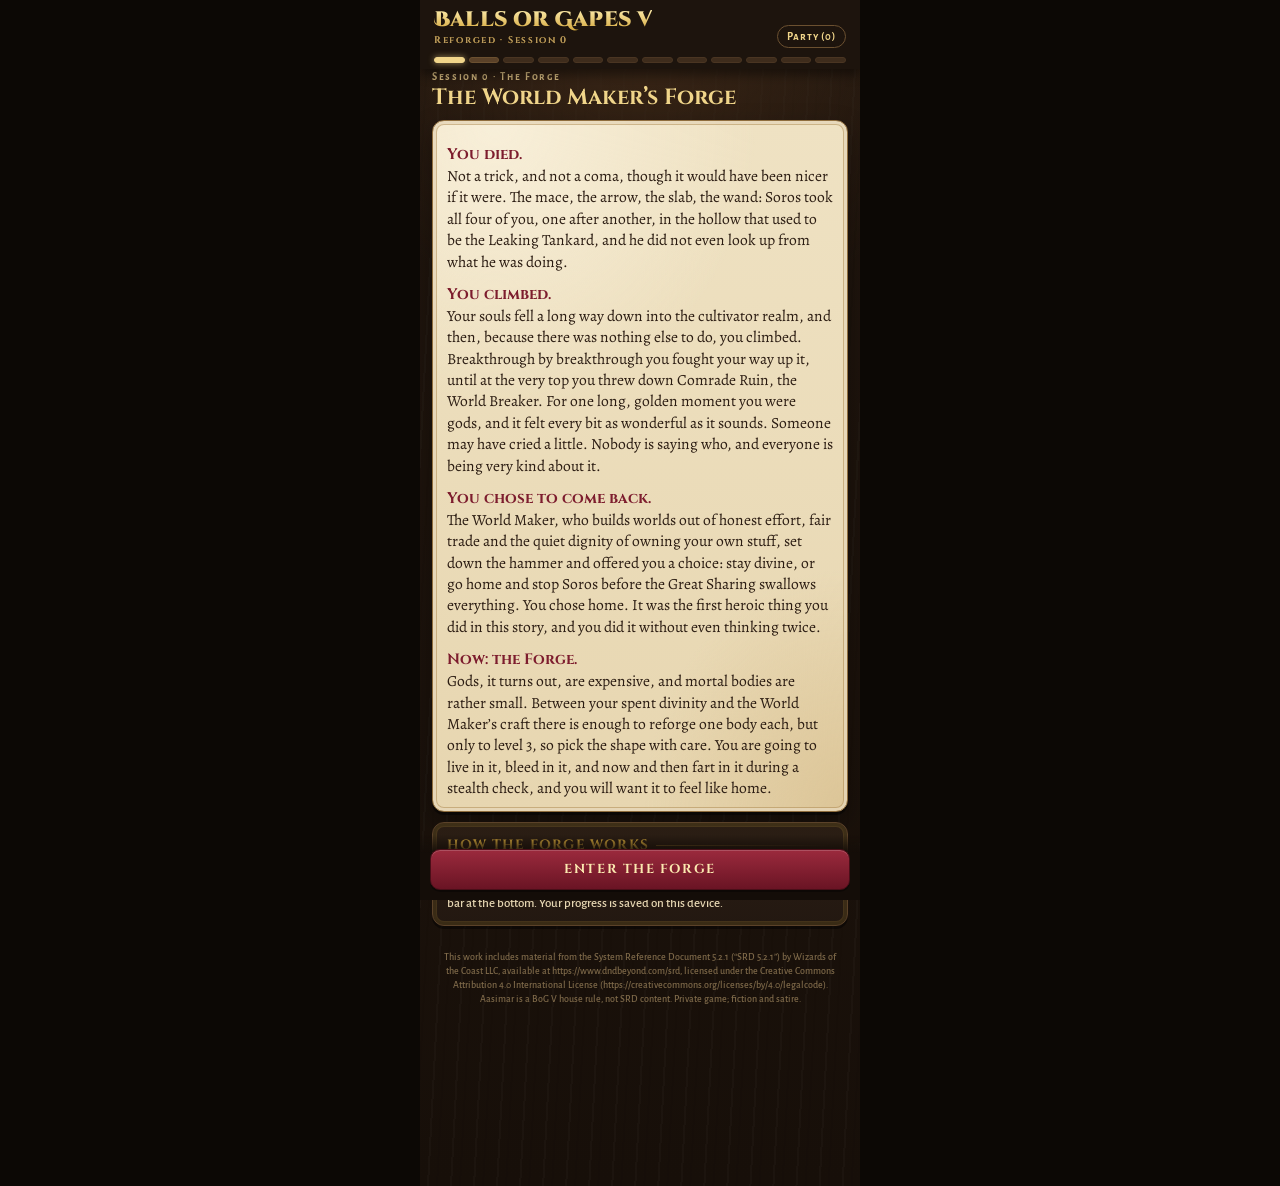
<file: index.html>
<!doctype html>
<html lang="en">
<head>
<meta charset="utf-8">
<meta name="viewport" content="width=device-width,initial-scale=1">
<meta http-equiv="refresh" content="0; url=app/index.html">
<title>BoG V</title>
<link rel="canonical" href="app/index.html">
<script>location.replace('app/index.html' + location.search + location.hash);</script>
</head>
<body>
<p><a href="app/index.html">Open BoG V</a></p>
</body>
</html>
</file>
<file: app/app.css>
/* BoG V app styles. Tavern Ledger tokens and components copied from phase0/mockups/style.css (locked look),
   plus builder-only pieces (chips, swatches, dock, drawer). Fonts are bundled (SIL OFL 1.1, see fonts/LICENSE.md). */
@font-face{font-family:"Alegreya";src:url(fonts/Alegreya-VariableFont_wght.ttf) format("truetype");font-weight:400 900;font-display:swap}
@font-face{font-family:"Alegreya";src:url(fonts/Alegreya-Italic-VariableFont_wght.ttf) format("truetype");font-weight:400 900;font-style:italic;font-display:swap}
@font-face{font-family:"Alegreya Sans";src:url(fonts/AlegreyaSans-Regular.ttf) format("truetype");font-weight:400;font-display:swap}
@font-face{font-family:"Alegreya Sans";src:url(fonts/AlegreyaSans-Medium.ttf) format("truetype");font-weight:500 600;font-display:swap}
@font-face{font-family:"Alegreya Sans";src:url(fonts/AlegreyaSans-Bold.ttf) format("truetype");font-weight:700 900;font-display:swap}
@font-face{font-family:"Alegreya Sans SC";src:url(fonts/AlegreyaSansSC-Medium.ttf) format("truetype");font-weight:400 600;font-display:swap}
@font-face{font-family:"Alegreya Sans SC";src:url(fonts/AlegreyaSansSC-Bold.ttf) format("truetype");font-weight:700 900;font-display:swap}
@font-face{font-family:"Cinzel";src:url(fonts/Cinzel-VariableFont_wght.ttf) format("truetype");font-weight:400 900;font-display:swap}
@font-face{font-family:"Cinzel Decorative";src:url(fonts/CinzelDecorative-Bold.ttf) format("truetype");font-weight:700;font-display:swap}
@font-face{font-family:"Cinzel Decorative";src:url(fonts/CinzelDecorative-Black.ttf) format("truetype");font-weight:900;font-display:swap}
:root{
  --oak:#1d140d; --oak2:#2a1d13; --gold:#d4a73c; --gold2:#f0d58a; --wine:#7d1d2e; --wine2:#9b2a3d;
  --ink:#2b1c12; --ink2:#5b4430; --parch:#efe2c3; --parch2:#e4d0a6; --line:#b08c54;
  --green:#3d7a3a; --red:#a3262f; --blue:#2c6a8a; --teal:#2f7f7a; --magic:#5a3f8f;
}
*{box-sizing:border-box}
html{background:#0c0805;margin:0}
body{margin:0;width:390px;font-family:"Alegreya",Georgia,serif;color:var(--parch);font-size:15.5px;line-height:1.38;
  background:
   radial-gradient(120% 50% at 50% 0%, #3a2616 0%, transparent 60%),
   repeating-linear-gradient(93deg, rgba(255,255,255,.018) 0 2px, transparent 2px 9px, rgba(0,0,0,.05) 9px 11px, transparent 11px 23px),
   linear-gradient(#21160e,#170f09);
  padding-bottom:0}
.strip{background:repeating-linear-gradient(135deg,#6a1424 0 10px,#7d1d2e 10px 20px);color:#f6e7c4;font:600 10.5px/22px "Alegreya Sans SC",sans-serif;letter-spacing:.14em;text-align:center}
header{padding:12px 14px 8px}
.brand{display:flex;align-items:flex-end;justify-content:space-between}
.logo{font:900 21px/1 "Cinzel Decorative",serif;letter-spacing:.01em;background:linear-gradient(180deg,#fbe9a8,#d4a73c 55%,#9a6f1e);-webkit-background-clip:text;color:transparent;text-shadow:0 1px 0 rgba(0,0,0,.001)}
.logo small{display:block;font:600 10px/1.2 "Cinzel",serif;letter-spacing:.32em;color:#b89b62;-webkit-text-fill-color:#b89b62;margin-top:4px}
.night{text-align:right;font:600 11px/1.3 "Alegreya Sans SC",sans-serif;letter-spacing:.06em;color:#cdb27a}
.night b{display:block;font:700 13px "Cinzel",serif;color:var(--gold2);letter-spacing:.04em}
.party{display:flex;gap:6px;margin-top:11px}
.pc{flex:1;display:flex;align-items:center;gap:6px;background:rgba(0,0,0,.28);border:1px solid #4a3522;border-radius:20px;padding:3px 7px 3px 3px;min-width:0}
.pc.me{border-color:var(--gold);box-shadow:0 0 0 1px rgba(212,167,60,.25)}
.av{width:30px;height:30px;border-radius:50%;border:2px solid var(--gold);background:#3a2a1a center/cover;flex:none}
.pc .nm{font:600 11px/1.1 "Alegreya Sans",sans-serif;color:#efe0bb;white-space:nowrap;overflow:hidden;text-overflow:ellipsis}
.hp{height:4px;border-radius:2px;background:#3b0f15;margin-top:3px;overflow:hidden}
.hp i{display:block;height:100%;background:linear-gradient(90deg,#c43b3b,#e35d4f)}
.pc .st{font:600 9.5px "Alegreya Sans",sans-serif;color:#b89b62;margin-top:2px}
.supplies{display:flex;gap:10px;justify-content:center;margin:9px 0 2px;font:600 11px "Alegreya Sans SC",sans-serif;letter-spacing:.05em;color:#cdb27a}
.supplies span b{color:var(--gold2)}
main{padding:4px 12px 14px}
.card{position:relative;color:var(--ink);border-radius:12px;padding:14px 14px 13px;margin:10px 0;
  background:radial-gradient(90% 60% at 15% 0%,#f8efd9 0%,transparent 70%),radial-gradient(70% 50% at 100% 100%,#dcc597 0%,transparent 70%),linear-gradient(#efe2c3,#e7d6b0);
  border:1px solid #8f6d3d;box-shadow:0 3px 0 rgba(0,0,0,.45),0 10px 24px rgba(0,0,0,.35),inset 0 0 0 3px rgba(255,248,230,.55),inset 0 0 0 4px rgba(176,140,84,.55)}
.card.dark{background:linear-gradient(#2b1e14,#231811);color:var(--parch);border-color:#5b4229;box-shadow:0 3px 0 rgba(0,0,0,.45),inset 0 0 0 3px rgba(0,0,0,.15),inset 0 0 0 4px rgba(212,167,60,.18)}
h1,h2,h3{margin:0}
h2{font:700 13.5px/1.2 "Cinzel",serif;letter-spacing:.09em;color:var(--wine);text-transform:uppercase;display:flex;align-items:center;gap:7px}
.card.dark h2{color:var(--gold)}
h2:after{content:"";flex:1;height:1px;background:linear-gradient(90deg,rgba(125,29,46,.45),transparent)}
.card.dark h2:after{background:linear-gradient(90deg,rgba(212,167,60,.4),transparent)}
.title{font:700 21px/1.15 "Cinzel",serif;color:var(--ink);margin:2px 0 6px}
.eyebrow{font:700 10.5px "Alegreya Sans SC",sans-serif;letter-spacing:.16em;color:var(--wine)}
.prose{font-size:16px;line-height:1.45;margin:8px 0 0}
.prose:first-letter{font:700 34px/0.9 "Cinzel Decorative",serif;float:left;color:var(--wine);margin:4px 6px 0 0}
.quote{font-style:italic;border-left:3px solid var(--wine);padding:2px 0 2px 10px;margin:9px 0 2px;color:#4b2a1b}
.meta{font:500 12px/1.3 "Alegreya Sans",sans-serif;color:var(--ink2)}
.sc{font-family:"Alegreya Sans SC",sans-serif;letter-spacing:.05em}
.tag{display:inline-flex;align-items:center;gap:3px;font:700 10.5px/1 "Alegreya Sans SC",sans-serif;letter-spacing:.06em;padding:3px 6px 4px;border-radius:5px;background:#e0cc9f;color:#5b4430;border:1px solid #c4a56c;white-space:nowrap}
.tag.w{background:#f3dad6;color:#7d1d2e;border-color:#d9a4a0}
.tag.g{background:#dbe8cf;color:#2f5d2c;border-color:#a9c597}
.tag.b{background:#d7e5ec;color:#21536d;border-color:#a3c2d2}
.tag.m{background:#e4dcf1;color:#4a327a;border-color:#bfb0dc}
.tag.k{background:#2b1c12;color:#f0d58a;border-color:#2b1c12}
.move{display:flex;gap:10px;align-items:flex-start;background:#faf3e1;border:1px solid #c3a46d;border-radius:10px;padding:10px 11px;margin:8px 0;box-shadow:0 1px 0 rgba(0,0,0,.12)}
.move .ic{flex:none;width:30px;height:30px;border-radius:50%;background:#2b1c12;display:grid;place-items:center}
.move .ic svg{width:17px;height:17px;fill:var(--gold2)}
.move .t{font:700 15.5px/1.2 "Alegreya",serif;color:var(--ink)}
.move .d{margin-top:4px;display:flex;flex-wrap:wrap;gap:4px}
.move.sel{border:2px solid var(--wine);background:#fff6ea;box-shadow:0 0 0 3px rgba(125,29,46,.12)}
.move.sel .ic{background:var(--wine)}
.check{margin-left:auto;flex:none;width:22px;height:22px;border-radius:50%;border:2px solid #c3a46d}
.move.sel .check{background:var(--wine);border-color:var(--wine);display:grid;place-items:center}
.move.sel .check:after{content:"";width:8px;height:4px;border:2.5px solid #fff;border-top:0;border-right:0;transform:rotate(-45deg) translate(1px,-1px)}
textarea,.input{width:100%;font:15px/1.35 "Alegreya",serif;color:var(--ink);background:#fffaf0;border:1px solid #b99a62;border-radius:9px;padding:9px 10px;resize:none}
.ph{color:#9a8566;font-style:italic}
.btn{display:block;text-align:center;font:700 13px/1 "Cinzel",serif;letter-spacing:.12em;color:#fbe9b0;padding:13px 12px;border-radius:10px;background:linear-gradient(#9b2a3d,#6a1424);border:1px solid #4a0e18;box-shadow:inset 0 1px 0 rgba(255,255,255,.18),0 2px 0 rgba(0,0,0,.35);text-transform:uppercase}
.btn.ghost{background:transparent;color:var(--wine);border:1.5px solid var(--wine);box-shadow:none}
.btn.gold{background:linear-gradient(#e6c060,#b8862a);color:#2b1c12;border-color:#8a6216}
.btn.sm{display:inline-block;padding:8px 11px;font-size:11px}
.row{display:flex;gap:8px;align-items:center}
.sp{flex:1}
.seg{display:flex;background:#e2cfa5;border-radius:9px;padding:3px;gap:3px;border:1px solid #c4a56c}
.seg span{flex:1;text-align:center;font:700 12px/1 "Alegreya Sans SC",sans-serif;letter-spacing:.05em;padding:7px 4px;border-radius:7px;color:#6b5338}
.seg span.on{background:#2b1c12;color:var(--gold2)}
.lockline{display:flex;gap:6px;flex-wrap:wrap;margin-top:8px}
.lk{display:flex;align-items:center;gap:5px;font:600 12px "Alegreya Sans",sans-serif;color:#e8d8b4;background:rgba(0,0,0,.25);border:1px solid #4a3522;border-radius:14px;padding:3px 9px 3px 3px}
.lk .av{width:20px;height:20px;border-width:1.5px}
.lk.ok{border-color:#5d8a4a}.lk.ok b{color:#9fd08a}
.lk.wait b{color:#d9b566}
.timer{font:700 24px/1 "Cinzel",serif;color:var(--gold2);letter-spacing:.04em}
nav{position:relative;display:flex;justify-content:space-around;background:linear-gradient(#2a1c12,#140d08);border-top:1px solid #5b4229;padding:7px 4px 16px;margin-top:6px}
nav a{display:flex;flex-direction:column;align-items:center;gap:3px;font:700 10px "Alegreya Sans SC",sans-serif;letter-spacing:.07em;color:#a88f62;text-decoration:none;width:60px}
nav a svg{width:22px;height:22px;fill:#a88f62}
nav a.on{color:var(--gold2)} nav a.on svg{fill:var(--gold2)}
nav a.on:before{content:"";position:absolute;top:-1px;width:44px;height:2px;background:var(--gold)}
.foot{font:500 10px/1.4 "Alegreya Sans",sans-serif;color:#7f6a4a;text-align:center;padding:0 18px 14px}
.dice{display:flex;align-items:center;gap:10px}
.d20{width:54px;height:58px;flex:none;position:relative}
.d20 svg{width:100%;height:100%}
.d20 b{position:absolute;inset:0;display:grid;place-items:center;font:700 19px "Cinzel",serif;color:#fff;padding-top:3px}
.d20.dim{opacity:.38;transform:scale(.78);margin-left:-14px}
.mods{display:flex;flex-wrap:wrap;gap:4px}
.mod{font:600 12px/1 "Alegreya Sans",sans-serif;background:#fffaf0;border:1px solid #c9ad78;border-radius:6px;padding:4px 6px;color:#4a3524;white-space:nowrap}
.mod b{color:var(--ink)}
.total{margin-left:auto;text-align:right;flex:none}
.total .n{font:700 28px/1 "Cinzel",serif;color:var(--ink)}
.total .vs{font:600 11px "Alegreya Sans SC",sans-serif;color:var(--ink2);letter-spacing:.05em}
.res{display:flex;align-items:center;gap:6px;margin-top:8px;padding-top:8px;border-top:1px dashed #c4a56c;font:700 13px "Alegreya Sans SC",sans-serif;letter-spacing:.06em}
.res.ok{color:#2f6a2c}.res.no{color:#a3262f}.res.na{color:#6b5338}
.who{display:flex;align-items:center;gap:8px;margin-bottom:9px}
.who .av{width:34px;height:34px}
.who .n{font:700 15px/1.1 "Cinzel",serif;color:var(--ink)}
.called{background:#2b1c12;color:#f0d58a;border-radius:8px;padding:7px 9px;font:600 12px/1.35 "Alegreya Sans",sans-serif;margin:6px 0 10px}
.called b{color:#fff}
.stat6{display:grid;grid-template-columns:repeat(6,1fr);gap:5px}
.ab{background:#fffaf0;border:1px solid #c4a56c;border-radius:9px;text-align:center;padding:5px 0 6px}
.ab .k{font:700 10px "Alegreya Sans SC",sans-serif;letter-spacing:.1em;color:var(--wine)}
.ab .m{font:700 20px/1.05 "Cinzel",serif;color:var(--ink)}
.ab .s{font:600 11px "Alegreya Sans",sans-serif;color:var(--ink2)}
.ab.p{border-color:var(--wine);box-shadow:inset 0 0 0 1px var(--wine)}
.big3{display:grid;grid-template-columns:repeat(4,1fr);gap:6px;margin-top:10px}
.big3 div{background:#2b1c12;color:#f3e6c8;border-radius:9px;text-align:center;padding:6px 0 7px}
.big3 .k{font:700 9.5px "Alegreya Sans SC",sans-serif;letter-spacing:.1em;color:#cdb27a}
.big3 .v{font:700 20px/1.05 "Cinzel",serif;color:var(--gold2)}
.big3 .s{font:500 10px "Alegreya Sans",sans-serif;color:#b89b62}
.list{margin:6px 0 0;padding:0;list-style:none}
.list li{display:flex;align-items:center;gap:8px;padding:7px 0;border-bottom:1px dotted #c4a56c;font-size:14.5px}
.list li:last-child{border-bottom:0}
.list .r{margin-left:auto;font:700 13px "Alegreya Sans",sans-serif;color:var(--ink);white-space:nowrap}
.pip{display:inline-block;width:13px;height:13px;border-radius:50%;border:2px solid var(--magic);margin-right:3px;vertical-align:-2px}
.pip.f{background:var(--magic)}
.pip.r{border-color:var(--wine)}.pip.r.f{background:var(--wine)}
.xpbar{height:10px;border-radius:5px;background:#d6c194;border:1px solid #b08c54;overflow:hidden;margin:5px 0 3px}
.xpbar i{display:block;height:100%;background:linear-gradient(90deg,#b8862a,#f0d58a);box-shadow:inset 0 -2px 0 rgba(0,0,0,.15)}
.two{display:grid;grid-template-columns:1fr 1fr;gap:8px}
.note{font:500 11.5px/1.35 "Alegreya Sans",sans-serif;color:var(--ink2);margin-top:6px}
.warn{color:#a3262f}
.sample{position:absolute;top:-8px;right:10px;font:700 9px/1 "Alegreya Sans SC",sans-serif;letter-spacing:.14em;background:#2b1c12;color:#f0d58a;padding:4px 6px;border-radius:4px;border:1px solid var(--gold)}
/* v2 header fixes */
.logo small{letter-spacing:.18em;font-size:9.5px}
.night{max-width:150px}
.pc{flex-direction:column;align-items:stretch;gap:3px;border-radius:12px;padding:5px 6px 5px;text-align:center}
.pc .av{width:32px;height:32px;margin:0 auto}
.pc .nm{font-size:11.5px}
.pc .row2{display:flex;align-items:center;gap:4px}
.pc .row2 .hp{flex:1;margin:0}
.pc .st{margin:0;font-size:9.5px}
.logo{white-space:nowrap}
.night{max-width:132px;font-size:10.5px}
.item>div[style*="flex:1"]{min-width:0}
.item .tags .tag{white-space:normal;line-height:1.15}

/* ---------- app (Phase 2) ---------- */
body{width:auto;max-width:440px;margin:0 auto;min-height:100vh;-webkit-tap-highlight-color:transparent}
button{font:inherit;color:inherit;background:none;border:0;padding:0;cursor:pointer}
.btn{width:100%;cursor:pointer}
.btn[disabled]{opacity:.42;filter:saturate(.4);cursor:not-allowed}
.btn.row-btn{display:flex;justify-content:center}
header.top{padding:10px 14px 6px;position:sticky;top:0;z-index:5;background:linear-gradient(#21160e 70%,rgba(33,22,14,0))}
.prog{display:flex;gap:4px;margin-top:9px}
.prog button{flex:1;height:6px;border-radius:3px;background:#3e2c1c;border:1px solid #4a3522}
.prog button.done{background:#8e6a1e;border-color:#8e6a1e}
.prog button.on{background:var(--gold2);border-color:var(--gold2);box-shadow:0 0 6px rgba(240,213,138,.6)}
.prog button[disabled]{cursor:default}
.toplink{font:700 11px "Alegreya Sans SC",sans-serif;letter-spacing:.08em;color:var(--gold2);border:1px solid #6b5030;border-radius:14px;padding:4px 9px}
main{padding:2px 12px 150px}
.say{font-style:italic;color:#e9d9b3;font-size:15px;line-height:1.42;margin:6px 2px 4px;padding-left:10px;border-left:3px solid var(--gold)}
.stephead .eyebrow{color:#cdb27a}
.stephead .title{color:var(--gold2);font-size:22px;margin:2px 0 2px}
.count{margin-left:auto;font:700 11px "Alegreya Sans SC",sans-serif;letter-spacing:.06em;color:var(--ink2);white-space:nowrap}
.count.ok{color:#2f6a2c}
.chips{display:flex;flex-wrap:wrap;gap:6px;margin-top:9px}
.chip{font:600 13.5px/1.1 "Alegreya Sans",sans-serif;color:#4a3524;background:#fffaf0;border:1px solid #c4a56c;border-radius:16px;padding:7px 11px;min-height:34px}
.chip.on{background:#2b1c12;color:var(--gold2);border-color:#2b1c12}
.chip.full{opacity:.45}
.chip.lock{background:#e0cc9f;color:#5b4430;border-style:dashed}
.opts .move{cursor:pointer;width:100%;text-align:left}
.opts .move .t small{font:500 12px "Alegreya Sans",sans-serif;color:var(--ink2);display:block;margin-top:2px}
.opts .move.full{opacity:.5}
.move .t{flex:1;min-width:0}
.pickcard{cursor:pointer;display:block;width:100%;text-align:left}
.pickcard.sel{border:2px solid var(--wine);box-shadow:0 0 0 3px rgba(212,167,60,.35),0 10px 24px rgba(0,0,0,.35)}
.pickcard .nm{font:700 17px/1.15 "Cinzel",serif;color:var(--ink)}
.pickcard .d{display:flex;flex-wrap:wrap;gap:4px;margin-top:6px}
.pickgrid{display:grid;grid-template-columns:1fr 1fr;gap:8px;margin:10px 0}
.pickgrid .card{margin:0;padding:11px 11px 10px}
.pickgrid .nm{font-size:15px}
.pickgrid .meta{font-size:11.5px}
.needs{font:600 12px/1.35 "Alegreya Sans",sans-serif;color:#f3c9b8;margin:8px 4px 0}
.needs b{color:#ffdfa8}
.abrow{display:grid;grid-template-columns:44px 1fr 40px 46px;align-items:center;gap:6px;padding:7px 0;border-bottom:1px dotted #c4a56c}
.abrow:last-child{border-bottom:0}
.abrow .k{font:700 12px "Alegreya Sans SC",sans-serif;letter-spacing:.1em;color:var(--wine)}
.abrow .vals{display:flex;gap:4px;flex-wrap:wrap}
.abrow .vals .chip{min-height:30px;padding:5px 8px;font-size:13px}
.abrow .bn{font:600 12px "Alegreya Sans",sans-serif;color:#2f6a2c;text-align:center}
.abrow .fin{text-align:right;font:700 18px/1 "Cinzel",serif;color:var(--ink)}
.abrow .fin small{display:block;font:600 11px "Alegreya Sans",sans-serif;color:var(--ink2)}
.stepper{display:flex;align-items:center;gap:8px}
.stepper button{width:34px;height:34px;border-radius:50%;background:#2b1c12;color:var(--gold2);font:700 18px/1 "Cinzel",serif}
.stepper button[disabled]{opacity:.3}
.stepper b{font:700 18px "Cinzel",serif;color:var(--ink);min-width:24px;text-align:center}
.stepper .c{font:500 11px "Alegreya Sans",sans-serif;color:var(--ink2)}
.budget{font:700 15px "Cinzel",serif;color:var(--wine)}
.dock{position:fixed;left:50%;transform:translateX(-50%);bottom:0;width:100%;max-width:440px;z-index:8;background:linear-gradient(rgba(20,13,8,0),#140d08 18px);padding:14px 10px 10px}
.pv{display:flex;align-items:center;gap:8px;background:#2b1e14;border:1px solid #5b4229;border-radius:11px;padding:6px 8px;margin-bottom:8px;width:100%;text-align:left}
.pv .av{width:36px;height:36px}
.pv .nums{display:flex;gap:9px;flex:1;min-width:0}
.pv .nums div{text-align:center}
.pv .nums .k{font:700 9px "Alegreya Sans SC",sans-serif;letter-spacing:.08em;color:#b89b62}
.pv .nums .v{font:700 15px/1.05 "Cinzel",serif;color:var(--gold2)}
.pv .open{font:700 10.5px "Alegreya Sans SC",sans-serif;letter-spacing:.06em;color:var(--gold2);border-left:1px solid #5b4229;padding-left:8px;white-space:nowrap}
.dock .row .btn{padding:13px 8px}
.drawer{position:fixed;inset:0;z-index:20;background:rgba(8,5,3,.72);display:flex;justify-content:center;overflow-y:auto}
.drawer .in{width:100%;max-width:440px;padding:10px 12px 30px;background:linear-gradient(#21160e,#170f09);min-height:100%}
.drawer .bar{display:flex;align-items:center;gap:8px;position:sticky;top:0;background:#21160e;padding:6px 0 6px;z-index:2}
.drawer .bar .t{font:700 15px "Cinzel",serif;color:var(--gold2);flex:1}
.prov{font:600 11px/1.3 "Alegreya Sans",sans-serif;color:#f0d58a;background:rgba(125,29,46,.55);border:1px solid #9b2a3d;border-radius:8px;padding:5px 8px;margin:4px 0}
.portrait{width:100%;aspect-ratio:1;border-radius:12px;border:2px solid var(--gold);display:block;background:#2b1c12;box-shadow:0 6px 20px rgba(0,0,0,.45)}
.sheet-top{display:flex;gap:12px;align-items:flex-start}
.sheet-top .av{width:86px;height:86px;border-radius:12px}
.swatches{display:flex;flex-wrap:wrap;gap:7px;margin-top:8px}
.sw{width:34px;height:34px;border-radius:50%;border:2px solid #c4a56c;box-shadow:inset 0 0 0 2px rgba(255,255,255,.35)}
.sw.on{border-color:var(--wine);box-shadow:0 0 0 3px rgba(125,29,46,.35),inset 0 0 0 2px #fff}
.lbl{font:700 11px "Alegreya Sans SC",sans-serif;letter-spacing:.1em;color:var(--wine);margin-top:12px}
.shop li{gap:6px}
.shop .stepper button{width:28px;height:28px;font-size:15px}
.gaps{display:grid;grid-template-columns:1fr 1fr;gap:6px;margin-top:9px}
.gap{border-radius:9px;padding:7px 9px;background:#fffaf0;border:1px solid #c4a56c}
.gap .k{font:700 11px "Alegreya Sans SC",sans-serif;letter-spacing:.08em;color:#2f6a2c}
.gap.miss{background:#f3dad6;border-color:#d9a4a0}
.gap.miss .k{color:var(--wine)}
.gap .w{font:500 12px "Alegreya Sans",sans-serif;color:var(--ink2);margin-top:2px}
.intro p{margin:9px 0 0}
.intro b.k{font:700 15px "Cinzel",serif;color:var(--wine);display:block;margin-top:12px}
.intro p:first-of-type b.k{margin-top:0}
.rosterhero{display:flex;gap:11px;align-items:center;cursor:pointer;width:100%;text-align:left}
.rosterhero .av{width:62px;height:62px;border-radius:10px}
.sheetfeat .sp{font:500 12px "Alegreya Sans",sans-serif;color:var(--ink2)}
.wake{background:linear-gradient(#3a2616,#21160e);border:1px solid var(--gold);color:#f3e6c8}
.wake .prose:first-letter{color:var(--gold)}
.foot a{color:#a88f62}
.tiny{font:500 11px/1.3 "Alegreya Sans",sans-serif;color:var(--ink2)}
.card.dark .tiny{color:#b89b62}
.prog button.can{background:#5a4128;border-color:#6b5030}
/* layout fixes from the 390px run */
html,body{overflow-x:hidden}
.pickgrid{grid-template-columns:repeat(2,minmax(0,1fr))}
.pickgrid .tag{white-space:normal;line-height:1.15}
.pickcard .d .tag{max-width:100%}
header.top{background:#1d140d;box-shadow:0 6px 10px rgba(0,0,0,.45)}
.opts.compact{display:grid;grid-template-columns:repeat(2,minmax(0,1fr));gap:6px;margin-top:8px}
.opts.compact .move{margin:0;padding:7px 8px;gap:6px;border-radius:8px}
.opts.compact .move .t{font-size:13.5px;line-height:1.15}
.opts.compact .move .t small{font-size:10.5px;line-height:1.2}
.opts.compact .check{width:18px;height:18px}
.opts.compact .move.sel .check:after{width:7px;height:3px;border-width:2px}
.shopsec{border-top:1px dotted #c4a56c;padding:2px 0}
.shopsec summary{display:flex;justify-content:space-between;align-items:center;padding:9px 0;cursor:pointer;font:700 12px "Alegreya Sans SC",sans-serif;letter-spacing:.08em;color:var(--wine);list-style:none}
.shopsec summary::-webkit-details-marker{display:none}
.shopsec summary:before{content:"\25b8";margin-right:6px;color:var(--wine)}
.shopsec[open] summary:before{content:"\25be"}
.shopsec summary span:first-child{flex:1}
main{padding-bottom:14px}
.foot{padding-bottom:180px}
.card.dark .list .r{color:#f0d58a}
.card.dark .list li{color:#efe0bb}

/* ===== Phase 3 · the table ===== */
header.tbl{position:relative;background:linear-gradient(#24170f,#1a110b);border-bottom:1px solid #4a3522;padding-bottom:6px}
header.tbl .pc{cursor:pointer;color:inherit;font:inherit;text-align:left}
header.tbl .pc .nm{font:700 11.5px "Alegreya Sans SC",sans-serif;color:#efe0bb;white-space:nowrap;overflow:hidden;text-overflow:ellipsis}
header.tbl .pc .st{font:600 9.5px "Alegreya Sans",sans-serif;color:#cdb27a}
header.tbl .pc .row2{display:flex;gap:4px;align-items:center}
main.tmain{padding:8px 12px 18px;display:flex;flex-direction:column;gap:11px}
main.tmain .card{margin:0}
.tfoot{padding-bottom:96px!important}
nav.tnav{position:fixed;left:50%;transform:translateX(-50%);bottom:0;width:100%;max-width:440px;z-index:12;margin:0;padding:7px 4px 14px;display:flex;justify-content:space-around;background:linear-gradient(#2a1c12,#140d08);border-top:1px solid #5b4229}
nav.tnav button{display:flex;flex-direction:column;align-items:center;gap:3px;font:700 10px "Alegreya Sans SC",sans-serif;letter-spacing:.07em;color:#a88f62;background:none;border:0;width:72px;padding:2px 0}
nav.tnav button svg{width:22px;height:22px}
nav.tnav button.on{color:var(--gold2)}
.band{margin:-11px -11px 11px;height:150px;border-radius:11px 11px 0 0;position:relative;background-size:cover;background-position:center;border-bottom:2px solid #8f6d3d}
.band:after{content:"";position:absolute;inset:0;border-radius:11px 11px 0 0;background:linear-gradient(180deg,rgba(20,13,8,0) 30%,rgba(20,13,8,.85) 100%)}
.band .lbl{position:absolute;z-index:1;left:12px;right:12px;bottom:9px;color:#f6e7c1;font:700 11px "Alegreya Sans SC",sans-serif;letter-spacing:.12em;text-shadow:0 1px 2px #000}
.band .lbl b{display:block;font:700 20px/1.15 "Cinzel",serif;letter-spacing:0;color:#f0d58a;margin-top:2px}
.quote .qwho{font:600 12px "Alegreya Sans SC",sans-serif;font-style:normal;color:#7d1d2e;letter-spacing:.05em}
.move .ic{color:var(--gold2)} .move .ic svg{fill:none}
.move[disabled]{opacity:.6;cursor:default}
.lockn{font:700 22px "Cinzel",serif;color:#f0d58a;align-self:flex-start}
.hash{font:600 11px/1.4 "Alegreya Sans",sans-serif;color:#b89b62;margin-top:8px}
.hash b{font-family:ui-monospace,monospace;color:#f0d58a}
.ribbon{display:flex;justify-content:space-between;align-items:center;gap:8px;width:100%;text-align:left;font:600 13.5px "Alegreya Sans",sans-serif;color:var(--ink);cursor:pointer}
.ribbon span:last-child{color:var(--wine);font-weight:700;white-space:nowrap}
.outcome{margin:7px 0 6px;font:500 14.5px/1.4 "Alegreya",serif;color:var(--ink)}
.d20.faded{opacity:.35}
.card.locked{background:#efe3c6;border-style:dashed}
.notice{margin-top:7px;font:600 12px/1.35 "Alegreya Sans",sans-serif;color:#d9b566;background:rgba(0,0,0,.25);border:1px solid #5b4229;border-radius:7px;padding:5px 8px}
ol.pbp{margin:8px 0 6px;padding:0 0 0 18px;font:500 12px/1.4 "Alegreya Sans",sans-serif;color:#e8d8b4}
ol.pbp li{margin:2px 0}
ol.pbp li.hi{color:#f0d58a;font-weight:700}
ol.pbp li.ord{color:#b89b62;font-style:italic}
/* battle map (from mockup 06) */
.map{position:relative;display:grid;border-radius:8px;overflow:visible;border:2px solid #0f0a06;margin:8px auto 0}
.cell{position:relative;border-right:1px solid rgba(0,0,0,.22);border-bottom:1px solid rgba(0,0,0,.22)}
.cell i{position:absolute;left:3px;top:1px;font:600 8px "Alegreya Sans",sans-serif;color:rgba(255,255,255,.45);font-style:normal}
.cell.floor{background:repeating-linear-gradient(0deg,#8a6438 0 9px,#7d5a31 9px 11px)}
.cell.floor2{background:repeating-linear-gradient(0deg,#86603a 0 9px,#795631 9px 11px)}
.cell.tbl{background:repeating-linear-gradient(45deg,#5b3d1f 0 5px,#3a2612 5px 10px)}
.cell.bar{background:linear-gradient(#3a2612,#2b1c12);box-shadow:inset 0 -4px 0 #8a6438}
.cell.water{background:linear-gradient(160deg,#3f86b8,#24577e);box-shadow:inset 0 2px 0 rgba(255,255,255,.18)}
.cell[data-t]{cursor:pointer} .cell[data-t]:hover{outline:2px solid #f0d58a;outline-offset:-2px}
.tok{position:absolute;border-radius:50%;display:grid;place-items:center;box-shadow:0 3px 5px rgba(0,0,0,.55);pointer-events:none}
.tok .av{width:100%;height:100%;border-width:2.5px}
.tok.me .av{border-color:#fff;box-shadow:0 0 0 3px #7d1d2e}
.tok.down{filter:grayscale(1) brightness(.7)}
.foe{background:radial-gradient(circle at 35% 30%,#c4473f,#7a1a1f);border:2.5px solid #2b0d0f;color:#fff}
.foe b{font:700 12px "Cinzel",serif}
.foe.big{background:radial-gradient(circle at 35% 30%,#f2f2ea,#b9b6a6);color:#7a1a1f;border-color:#7a1a1f}
.foe.big b{font-size:16px}
.foe.bl{box-shadow:0 0 0 2px #e35d4f,0 3px 5px rgba(0,0,0,.55)}
.foe.gone{background:#2b1c12;border:1.5px solid #5b4229;color:#a88f62;box-shadow:none}
.foe.gone b{font-size:10px}
.dest{position:absolute;width:38px;height:38px;border:2.5px dashed #f0d58a;border-radius:50%;pointer-events:none}
.paused{position:absolute;inset:0;display:grid;place-items:center;background:rgba(20,13,8,.45)}
.paused span{font:700 15px "Cinzel",serif;color:#f0d58a;background:#2b1c12;border:2px solid #c9971f;border-radius:9px;padding:7px 12px}
.init{display:flex;gap:5px;flex-wrap:wrap;margin-top:8px}
.ini{flex:none;display:flex;align-items:center;gap:4px;padding:3px 7px 3px 3px;border-radius:14px;background:rgba(0,0,0,.3);border:1px solid #4a3522;font:600 11px "Alegreya Sans",sans-serif;color:#e8d8b4}
.ini .av{width:20px;height:20px;border-width:1.5px}
.ini.now{border-color:#f0d58a;background:rgba(240,213,138,.15)}
.ini .fd{width:20px;height:20px;border-radius:50%;background:#7a1a1f;display:grid;place-items:center;font:700 8px Cinzel,serif;color:#fff}
.ini.down{opacity:.55;filter:grayscale(1)}
.ini-spr{width:20px;height:20px;object-fit:contain;object-position:center bottom;flex:none;filter:drop-shadow(0 1px 1px rgba(0,0,0,.6))}
.tok.sprite{border-radius:8px;background:transparent;border:0;box-shadow:none;overflow:visible}
.tok.sprite img{position:absolute;left:0;bottom:0;width:38px;height:54px;object-fit:contain;object-position:center bottom;pointer-events:none;filter:drop-shadow(0 2px 2px rgba(0,0,0,.65))}
.tok.sprite .tok-lbl{position:absolute;left:50%;bottom:-1px;transform:translateX(-50%);font:700 8px/1 "Cinzel",serif;color:#fff;text-shadow:0 1px 2px #000;background:rgba(20,13,8,.62);padding:1px 3px;border-radius:3px;white-space:nowrap;pointer-events:none}
.tok.sprite .tok-x{position:absolute;inset:0;display:grid;place-items:center;font:700 16px/1 "Cinzel",serif;color:#f0d58a;text-shadow:0 1px 3px #000;pointer-events:none}
.tok.sprite.me{box-shadow:0 0 0 3px #7d1d2e,0 0 0 5px #fff}
.tok.sprite.bl{box-shadow:0 0 0 2px #e35d4f}
.tok.sprite.me.bl{box-shadow:0 0 0 2px #e35d4f,0 0 0 4px #7d1d2e,0 0 0 6px #fff}
.tok.sprite.down img{filter:grayscale(1) brightness(.7) drop-shadow(0 2px 2px rgba(0,0,0,.65))}
.legend{display:flex;flex-wrap:wrap;gap:8px;font:600 10.5px "Alegreya Sans",sans-serif;color:#cdb27a;margin-top:7px}
.legend span:before{content:"";display:inline-block;width:10px;height:10px;border-radius:2px;margin-right:4px;vertical-align:-1px;background:var(--c)}
.chip small{opacity:.7;font-size:11px}
.list li .av{width:26px;height:26px;margin-right:6px}
main.tmain .move{width:100%;text-align:left}
main.tmain .move .t small{font:500 12.5px/1.3 "Alegreya Sans",sans-serif;color:var(--ink2);display:block;margin-top:2px}
main.tmain .move .meta{text-align:left}
body.fullshot nav.tnav{position:relative;left:auto;transform:none}
body.fullshot header.tbl{position:relative}
/* drop cap only on the first paragraph of a card (as in the mockups) */
main.tmain .prose + .prose:first-letter{font:inherit;float:none;color:inherit;margin:0}
main.tmain .prose + .prose{margin-top:9px}
/* ---------- Phase 3/4: sign-in ---------- */
.signin .gbtn{display:flex;align-items:center;justify-content:center;gap:10px;background:#fff;color:#2b1c12;border:1px solid #c9b48a;box-shadow:0 2px 0 rgba(0,0,0,.2);text-transform:none;letter-spacing:.02em;font:700 15px/1 "Alegreya Sans",sans-serif}
.signin .gbtn .g{display:inline-grid;place-items:center;width:22px;height:22px;border-radius:50%;background:conic-gradient(#ea4335 0 25%,#fbbc05 0 50%,#34a853 0 75%,#4285f4 0);color:#fff;font:800 13px/1 sans-serif}
.signin input{width:100%;box-sizing:border-box;padding:11px 12px;border-radius:9px;border:1px solid #c9b48a;background:#fffaf0;font:500 15px "Alegreya Sans",sans-serif}
.signin .code{font:600 13px/1.3 ui-monospace,monospace;background:#f3e6c8;border:1px dashed #b8862a;border-radius:8px;padding:9px 10px;word-break:break-all}
.err{color:#9b2a3d;font:600 13px/1.3 "Alegreya Sans",sans-serif}
/* ---------- Phase 4: gear, shop, loot, quests, issues ---------- */
nav.tnav.six button{width:auto;flex:1;min-width:0;font-size:9.5px;letter-spacing:.04em;position:relative}
nav.tnav.six button svg{width:21px;height:21px}
nav.tnav button .dot{position:absolute;top:0;left:calc(50% + 7px);width:8px;height:8px;border-radius:50%;background:#c2453a;border:1.5px solid #140d08}
nav.tnav button .dot.g{background:#d4a73c}
.supplies .lowsup b{color:#ff9d8a}
.doll{display:grid;grid-template-columns:1fr 104px 1fr;gap:6px;margin-top:9px}
.doll .col{display:flex;flex-direction:column;gap:6px;min-width:0}
.slot{display:block;text-align:left;background:#fffaf0;border:1px solid #c4a56c;border-radius:9px;padding:5px 7px 6px;min-height:50px;min-width:0;font:inherit;color:inherit;cursor:pointer}
.slot[disabled]{cursor:default}
.slot.empty{background:transparent;border:1.5px dashed #b99a62;cursor:default}
.slot .sl{font:700 9.5px "Alegreya Sans SC",sans-serif;letter-spacing:.1em;color:#7d1d2e}
.slot .si{font:700 12.5px/1.15 "Alegreya",serif;color:#2b1c12;overflow:hidden;text-overflow:ellipsis;display:-webkit-box;-webkit-line-clamp:2;-webkit-box-orient:vertical}
.slot.empty .si{color:#a08a68;font-weight:400;font-style:italic}
.slot .ss{font:600 10.5px "Alegreya Sans",sans-serif;color:#5b4430}
.fig{border-radius:12px;background:radial-gradient(circle at 50% 35%,#5b3a22,#2b1c12);border:2px solid #8f6d3d;display:flex;flex-direction:column;align-items:center;justify-content:center;gap:6px;padding:8px 0}
.fig .av{width:84px;height:84px;border-width:3px}
.fig .acn{font:700 26px/1 "Cinzel",serif;color:#f0d58a}
.fig .ack{font:700 9px "Alegreya Sans SC",sans-serif;letter-spacing:.14em;color:#cdb27a}
.doll+.bot,.bot{display:grid;grid-template-columns:repeat(4,minmax(0,1fr));gap:6px;margin-top:6px}
.item{display:flex;gap:9px;align-items:center;padding:9px 0;border-bottom:1px dotted #c4a56c}
.item:last-of-type{border-bottom:0}
.item .nm{font:700 14.5px/1.2 "Alegreya",serif}
.item .tags{display:flex;flex-wrap:wrap;gap:4px;margin-top:4px}
.item .btn.sm{width:auto}
.price{font:700 14px "Cinzel",serif;color:#2b1c12;white-space:nowrap}
.thumb{width:36px;height:36px;border-radius:8px;background:#2b1c12;display:grid;place-items:center;flex:none;color:#f0d58a;align-self:flex-start;margin-top:2px}
.thumb svg{width:20px;height:20px}
.shopseg{gap:2px}
.shopseg span{flex:1 1 auto;min-width:0;padding:7px 2px;font-size:10.5px;letter-spacing:.01em;cursor:pointer;white-space:nowrap}
.seg span[data-t]{cursor:pointer}
.seg span.off{opacity:.38;text-decoration:line-through}
.lootseg{max-width:240px}
.lootseg span.on[data-v="need"]{background:#2f5d2c;color:#fff}
.lootseg span.on[data-v="pass"]{background:#6b5338;color:#fff}
.dseg{background:#3a2a1a;border-color:#5b4229}
.dseg span{color:#cdb27a}
.opt{border:1px solid #c4a56c;border-radius:9px;padding:8px 10px;margin-top:7px;background:#fffaf0}
.opt.rec{border:2px solid #3d7a3a;background:#f2f6e8}
.opt.picked{box-shadow:0 0 0 3px rgba(125,29,46,.35)}
.opt b{font:700 13px "Cinzel",serif;color:#2b1c12}
.opt .meta{margin-top:2px}
.flow{display:flex;gap:3px;margin-top:9px}
.flow span{flex:1;text-align:center;font:700 9.5px/1.2 "Alegreya Sans SC",sans-serif;letter-spacing:.04em;padding:5px 2px;border-radius:5px;background:#e0cc9f;color:#6b5338}
.flow span.on{background:#7d1d2e;color:#fbe9b0}
.flow span.done{background:#3d7a3a;color:#fff}
.reportlink{display:block;margin:4px auto 10px;background:none;border:0;font:600 12.5px "Alegreya Sans",sans-serif;color:#b89b62;text-decoration:underline;text-underline-offset:3px;cursor:pointer}
.item .ibtns{display:flex;flex-direction:column;gap:5px;align-items:flex-end;flex:none}
.item .ibtns .btn.sm{padding:6px 9px;font-size:10px;min-width:62px}

/* ---------- Phase 5: spells tab, level-up, rest, ask the GM ---------- */
.thumb.lv{background:#3b2a5e;color:#f0d58a;font:700 14px/1 "Cinzel",serif}
.thumb.lv.c{background:#2b1c12;color:#cdb27a;font-size:13px}
.spellrow .btn.sm{min-width:54px}
.btn.wine{letter-spacing:.08em}
.btn:disabled{opacity:.45;cursor:default}
.ribbon.lvl{background:linear-gradient(#f6e3a8,#e8c468);border-color:#b8862a}
.ribbon.lvl span:first-child{color:#2b1c12}
.chips{display:flex;flex-wrap:wrap;gap:6px}
.chip{font:600 12.5px/1.2 "Alegreya Sans",sans-serif;color:var(--ink);background:#fffaf0;border:1.5px solid #c4a56c;border-radius:9px;padding:6px 9px;text-align:left;cursor:pointer;max-width:100%}
.chip small{display:block;font:500 10.5px/1.2 "Alegreya Sans",sans-serif;color:#7a6146;margin-top:2px}
.chip.on{background:#2b1c12;color:#f0d58a;border-color:#2b1c12}
.chip.on small{color:#cdb27a}
.chip:disabled{opacity:.5;cursor:default;border-style:dashed}
.abls{display:grid;grid-template-columns:repeat(6,1fr);gap:4px;margin-top:9px}
.abl{background:#2b1c12;border-radius:9px;text-align:center;padding:5px 0 6px;color:#f3e6c8}
.abl.up{box-shadow:0 0 0 2px #e8c468 inset}
.abl .k{font:700 9.5px "Alegreya Sans SC",sans-serif;letter-spacing:.1em;color:#cdb27a}
.abl .v{font:700 19px/1.1 "Cinzel",serif;color:var(--gold2)}
.abl .pm{display:flex;justify-content:center;gap:3px;margin-top:3px}
.abl .pm button,.stepper button{width:24px;height:24px;border-radius:7px;border:1px solid #8f6d3d;background:#4a3322;color:#f0d58a;font:700 15px/1 "Cinzel",serif;cursor:pointer;padding:0}
.abl .pm button:disabled,.stepper button:disabled{opacity:.35;cursor:default}
.stepper{display:flex;align-items:center;gap:8px;flex:none}
.stepper b{font:700 18px "Cinzel",serif;min-width:16px;text-align:center}
.stepper button{background:#2b1c12}
/* painted portraits: spans carry CSS background layers (gear sprites, painting, SVG fallback) */
span.av,span.portrait{display:inline-block;background-color:#3a2a1a}
span.portrait{display:block}
.heroart{padding:8px;position:relative;background:#2b1c12}
.heroart .portrait{border-radius:10px}
.heroart .cap{position:absolute;left:8px;right:8px;bottom:8px;padding:28px 12px 10px;border-radius:0 0 10px 10px;background:linear-gradient(rgba(20,14,8,0),rgba(20,14,8,.88))}
.heroart .nm{font:700 20px/1.1 "Cinzel",serif;color:#f6e3a8;text-shadow:0 2px 6px #000}
.heroart .meta{color:#e8d6ae;text-shadow:0 1px 3px #000}
/* phase 5: long adventure titles wrap under the logo instead of running into the night label */
.brand{gap:8px}.logo small{white-space:normal;line-height:1.35}
span.av{display:inline-block;background-color:#3a2a1a}
div.portrait{background-color:#2b1c12}

.btn.moved{position:fixed;top:10px;left:50%;transform:translateX(-50%);z-index:30;width:calc(100% - 24px);max-width:416px;box-shadow:0 6px 18px rgba(0,0,0,.45)}

/* post-fight list item 1: the nightly recap opens full screen once per night per player */
.recappop{position:fixed;inset:0;z-index:40;background:#140d08;overflow-y:auto;-webkit-overflow-scrolling:touch}
.recappop-in{max-width:440px;margin:0 auto;padding:14px 10px calc(24px + env(safe-area-inset-bottom))}
.recappop .back{position:sticky;bottom:calc(10px + env(safe-area-inset-bottom));margin-top:12px;box-shadow:0 6px 18px rgba(0,0,0,.45)}
.recap-reel video{width:100%;display:block;margin:10px 0 6px;border-radius:8px;background:#000;aspect-ratio:16/9}
.recap-reel-credit{font-size:11px;color:#9a8a70;margin-top:2px}
body.popopen{overflow:hidden}
.legend span.sq:before{display:none}
</file>
